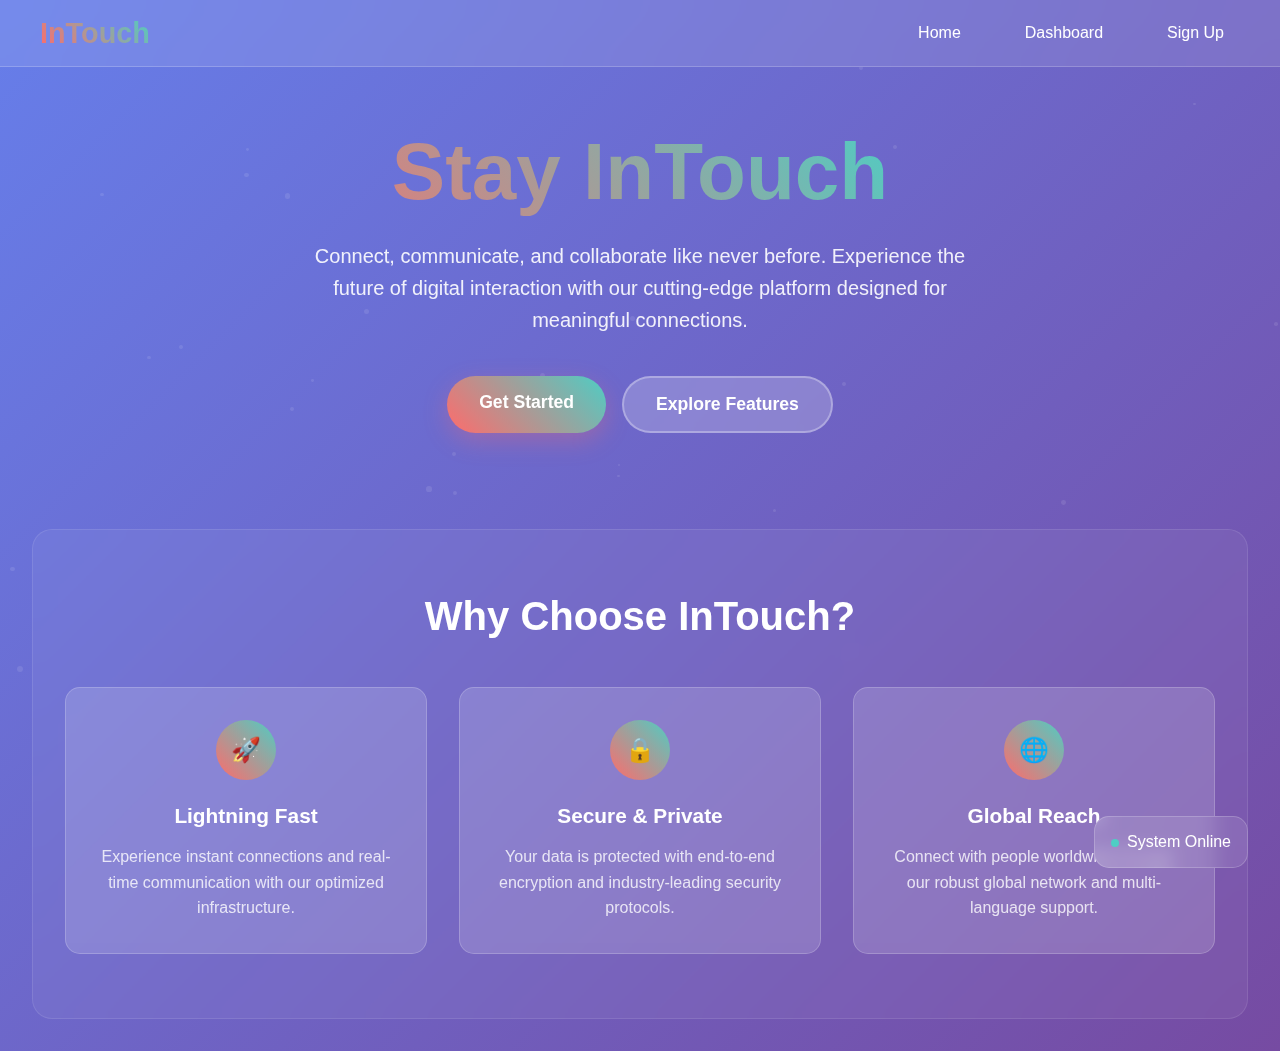
<file: frontend/index.html>
<!DOCTYPE html>
<html lang="en">
<head>
    <meta charset="UTF-8">
    <title>InTouch - Stay Connected</title>
    <meta name="viewport" content="width=device-width, initial-scale=1.0">
    <style>
        * {
            margin: 0;
            padding: 0;
            box-sizing: border-box;
        }

        body {
            font-family: 'SF Pro Display', -apple-system, BlinkMacSystemFont, 'Segoe UI', Roboto, sans-serif;
            background: linear-gradient(135deg, #667eea 0%, #764ba2 100%);
            min-height: 100vh;
            overflow-x: hidden;
        }

        .particles {
            position: fixed;
            top: 0;
            left: 0;
            width: 100%;
            height: 100%;
            pointer-events: none;
            z-index: 0;
        }

        .particle {
            position: absolute;
            background: rgba(255, 255, 255, 0.1);
            border-radius: 50%;
            animation: float 6s ease-in-out infinite;
        }

        @keyframes float {
            0%, 100% { transform: translateY(0px) rotate(0deg); }
            50% { transform: translateY(-20px) rotate(180deg); }
        }

        nav {
            position: fixed;
            top: 0;
            width: 100%;
            background: rgba(255, 255, 255, 0.1);
            backdrop-filter: blur(20px);
            border-bottom: 1px solid rgba(255, 255, 255, 0.2);
            padding: 1rem 2rem;
            z-index: 1000;
            transition: all 0.3s ease;
        }

        nav.scrolled {
            background: rgba(255, 255, 255, 0.95);
            backdrop-filter: blur(20px);
        }

        .nav-container {
            display: flex;
            justify-content: space-between;
            align-items: center;
            max-width: 1200px;
            margin: 0 auto;
        }

        .logo {
            font-size: 1.8rem;
            font-weight: 800;
            color: white;
            text-decoration: none;
            background: linear-gradient(45deg, #ff6b6b, #4ecdc4);
            -webkit-background-clip: text;
            -webkit-text-fill-color: transparent;
            background-clip: text;
        }

        .nav-links {
            display: flex;
            gap: 2rem;
        }

        .nav-links a {
            color: white;
            text-decoration: none;
            font-weight: 500;
            padding: 0.5rem 1rem;
            border-radius: 25px;
            transition: all 0.3s ease;
            position: relative;
            overflow: hidden;
        }

        .nav-links a::before {
            content: '';
            position: absolute;
            top: 0;
            left: -100%;
            width: 100%;
            height: 100%;
            background: linear-gradient(90deg, transparent, rgba(255, 255, 255, 0.2), transparent);
            transition: left 0.5s;
        }

        .nav-links a:hover::before {
            left: 100%;
        }

        .nav-links a:hover {
            background: rgba(255, 255, 255, 0.2);
            transform: translateY(-2px);
        }

        .container {
            position: relative;
            z-index: 1;
            min-height: 100vh;
            display: flex;
            flex-direction: column;
        }

        .hero {
            flex: 1;
            display: flex;
            align-items: center;
            justify-content: center;
            text-align: center;
            padding: 8rem 2rem 4rem;
        }

        .hero-content {
            max-width: 700px;
            animation: fadeInUp 1s ease-out;
        }

        @keyframes fadeInUp {
            from {
                opacity: 0;
                transform: translateY(50px);
            }
            to {
                opacity: 1;
                transform: translateY(0);
            }
        }

        .hero h1 {
            font-size: clamp(3rem, 8vw, 5rem);
            font-weight: 800;
            color: white;
            margin-bottom: 1.5rem;
            line-height: 1.1;
            background: linear-gradient(45deg, #ff6b6b, #4ecdc4, #45b7d1);
            -webkit-background-clip: text;
            -webkit-text-fill-color: transparent;
            background-clip: text;
            background-size: 200% 200%;
            animation: gradientShift 3s ease infinite;
        }

        @keyframes gradientShift {
            0% { background-position: 0% 50%; }
            50% { background-position: 100% 50%; }
            100% { background-position: 0% 50%; }
        }

        .hero p {
            font-size: 1.25rem;
            color: rgba(255, 255, 255, 0.9);
            margin-bottom: 2.5rem;
            line-height: 1.6;
        }

        .cta-buttons {
            display: flex;
            gap: 1rem;
            justify-content: center;
            flex-wrap: wrap;
        }

        .btn {
            padding: 1rem 2rem;
            border: none;
            border-radius: 50px;
            font-size: 1.1rem;
            font-weight: 600;
            text-decoration: none;
            cursor: pointer;
            transition: all 0.3s ease;
            position: relative;
            overflow: hidden;
            display: inline-block;
        }

        .btn-primary {
            background: linear-gradient(45deg, #ff6b6b, #4ecdc4);
            color: white;
            box-shadow: 0 8px 25px rgba(255, 107, 107, 0.3);
        }

        .btn-secondary {
            background: rgba(255, 255, 255, 0.2);
            color: white;
            border: 2px solid rgba(255, 255, 255, 0.3);
            backdrop-filter: blur(10px);
        }

        .btn:hover {
            transform: translateY(-3px);
            box-shadow: 0 15px 35px rgba(0, 0, 0, 0.2);
        }

        .btn-primary:hover {
            box-shadow: 0 15px 35px rgba(255, 107, 107, 0.4);
        }

        /* Features Section */
        .features {
            padding: 4rem 2rem;
            background: rgba(255, 255, 255, 0.05);
            backdrop-filter: blur(10px);
            margin: 2rem;
            border-radius: 20px;
            border: 1px solid rgba(255, 255, 255, 0.1);
        }

        .features-container {
            max-width: 1200px;
            margin: 0 auto;
        }

        .features h2 {
            text-align: center;
            font-size: 2.5rem;
            color: white;
            margin-bottom: 3rem;
            font-weight: 700;
        }

        .features-grid {
            display: grid;
            grid-template-columns: repeat(auto-fit, minmax(300px, 1fr));
            gap: 2rem;
        }

        .feature-card {
            background: rgba(255, 255, 255, 0.1);
            backdrop-filter: blur(10px);
            padding: 2rem;
            border-radius: 15px;
            border: 1px solid rgba(255, 255, 255, 0.2);
            transition: all 0.3s ease;
            text-align: center;
        }

        .feature-card:hover {
            transform: translateY(-10px);
            background: rgba(255, 255, 255, 0.15);
            box-shadow: 0 20px 40px rgba(0, 0, 0, 0.1);
        }

        .feature-icon {
            width: 60px;
            height: 60px;
            background: linear-gradient(45deg, #ff6b6b, #4ecdc4);
            border-radius: 50%;
            display: flex;
            align-items: center;
            justify-content: center;
            margin: 0 auto 1.5rem;
            font-size: 1.5rem;
            color: white;
        }

        .feature-card h3 {
            color: white;
            font-size: 1.3rem;
            margin-bottom: 1rem;
            font-weight: 600;
        }

        .feature-card p {
            color: rgba(255, 255, 255, 0.8);
            line-height: 1.6;
        }

        /* Status Indicator */
        .status {
            position: fixed;
            bottom: 2rem;
            right: 2rem;
            background: rgba(255, 255, 255, 0.1);
            backdrop-filter: blur(10px);
            padding: 1rem;
            border-radius: 15px;
            border: 1px solid rgba(255, 255, 255, 0.2);
            color: white;
            font-weight: 500;
            z-index: 1000;
        }

        .status-dot {
            display: inline-block;
            width: 8px;
            height: 8px;
            background: #4ecdc4;
            border-radius: 50%;
            margin-right: 8px;
            animation: pulse 2s infinite;
        }

        @keyframes pulse {
            0% { transform: scale(1); opacity: 1; }
            50% { transform: scale(1.2); opacity: 0.7; }
            100% { transform: scale(1); opacity: 1; }
        }

        /* Mobile Responsiveness */
        @media (max-width: 768px) {
            .nav-links {
                display: none;
            }
            
            .hero {
                padding: 6rem 1rem 2rem;
            }
            
            .cta-buttons {
                flex-direction: column;
                align-items: center;
            }
            
            .btn {
                width: 100%;
                max-width: 300px;
            }
            
            .features {
                margin: 1rem;
                padding: 2rem 1rem;
            }
            
            .status {
                bottom: 1rem;
                right: 1rem;
                font-size: 0.9rem;
            }
        }
    </style>
</head>
<body>
    <div class="particles" id="particles"></div>
    
    <nav id="navbar">
        <div class="nav-container">
            <a href="./index.html" class="logo">InTouch</a>
            <div class="nav-links">
                <a href="./index.html">Home</a>
                <a href="./dashboard.html">Dashboard</a>
                <a href="./sign-up.html">Sign Up</a>
            </div>
        </div>
    </nav>

    <div class="container">
        <section class="hero">
            <div class="hero-content">
                <h1>Stay InTouch</h1>
                <p>Connect, communicate, and collaborate like never before. Experience the future of digital interaction with our cutting-edge platform designed for meaningful connections.</p>
                <div class="cta-buttons">
                    <a href="./sign-up.html" class="btn btn-primary">Get Started</a>
                    <a href="./dashboard.html" class="btn btn-secondary">Explore Features</a>
                </div>
            </div>
        </section>

        <section class="features">
            <div class="features-container">
                <h2>Why Choose InTouch?</h2>
                <div class="features-grid">
                    <div class="feature-card">
                        <div class="feature-icon">🚀</div>
                        <h3>Lightning Fast</h3>
                        <p>Experience instant connections and real-time communication with our optimized infrastructure.</p>
                    </div>
                    <div class="feature-card">
                        <div class="feature-icon">🔒</div>
                        <h3>Secure & Private</h3>
                        <p>Your data is protected with end-to-end encryption and industry-leading security protocols.</p>
                    </div>
                    <div class="feature-card">
                        <div class="feature-icon">🌐</div>
                        <h3>Global Reach</h3>
                        <p>Connect with people worldwide through our robust global network and multi-language support.</p>
                    </div>
                </div>
            </div>
        </section>
    </div>

    <div class="status">
        <span class="status-dot"></span>System Online
    </div>

    <script>
        function createParticles() {
            const particlesContainer = document.getElementById('particles');
            const particleCount = 50;

            for (let i = 0; i < particleCount; i++) {
                const particle = document.createElement('div');
                particle.className = 'particle';
                
                const size = Math.random() * 4 + 2;
                const x = Math.random() * window.innerWidth;
                const y = Math.random() * window.innerHeight;
                const delay = Math.random() * 6;
                
                particle.style.width = `${size}px`;
                particle.style.height = `${size}px`;
                particle.style.left = `${x}px`;
                particle.style.top = `${y}px`;
                particle.style.animationDelay = `${delay}s`;
                
                particlesContainer.appendChild(particle);
            }
        }

        function handleNavbarScroll() {
            const navbar = document.getElementById('navbar');
            if (window.scrollY > 50) {
                navbar.classList.add('scrolled');
            } else {
                navbar.classList.remove('scrolled');
            }
        }

        function setupSmoothScrolling() {
            document.querySelectorAll('a[href^="#"]').forEach(anchor => {
                anchor.addEventListener('click', function (e) {
                    e.preventDefault();
                    const target = document.querySelector(this.getAttribute('href'));
                    if (target) {
                        target.scrollIntoView({
                            behavior: 'smooth',
                            block: 'start'
                        });
                    }
                });
            });
        }

        function setupButtonEffects() {
            document.querySelectorAll('.btn').forEach(btn => {
                btn.addEventListener('mousemove', (e) => {
                    const rect = btn.getBoundingClientRect();
                    const x = e.clientX - rect.left;
                    const y = e.clientY - rect.top;
                    
                    btn.style.setProperty('--mouse-x', x + 'px');
                    btn.style.setProperty('--mouse-y', y + 'px');
                });
            });
        }

        document.addEventListener('DOMContentLoaded', () => {
            createParticles();
            setupSmoothScrolling();
            setupButtonEffects();
        });

        window.addEventListener('scroll', handleNavbarScroll);
        window.addEventListener('resize', () => {
            document.getElementById('particles').innerHTML = '';
            createParticles();
        });

        document.querySelectorAll('.feature-card').forEach(card => {
            card.addEventListener('mouseenter', () => {
                card.style.transform = 'translateY(-10px) scale(1.02)';
            });
            
            card.addEventListener('mouseleave', () => {
                card.style.transform = 'translateY(0) scale(1)';
            });
        });
    </script>
</body>
</html>
</file>
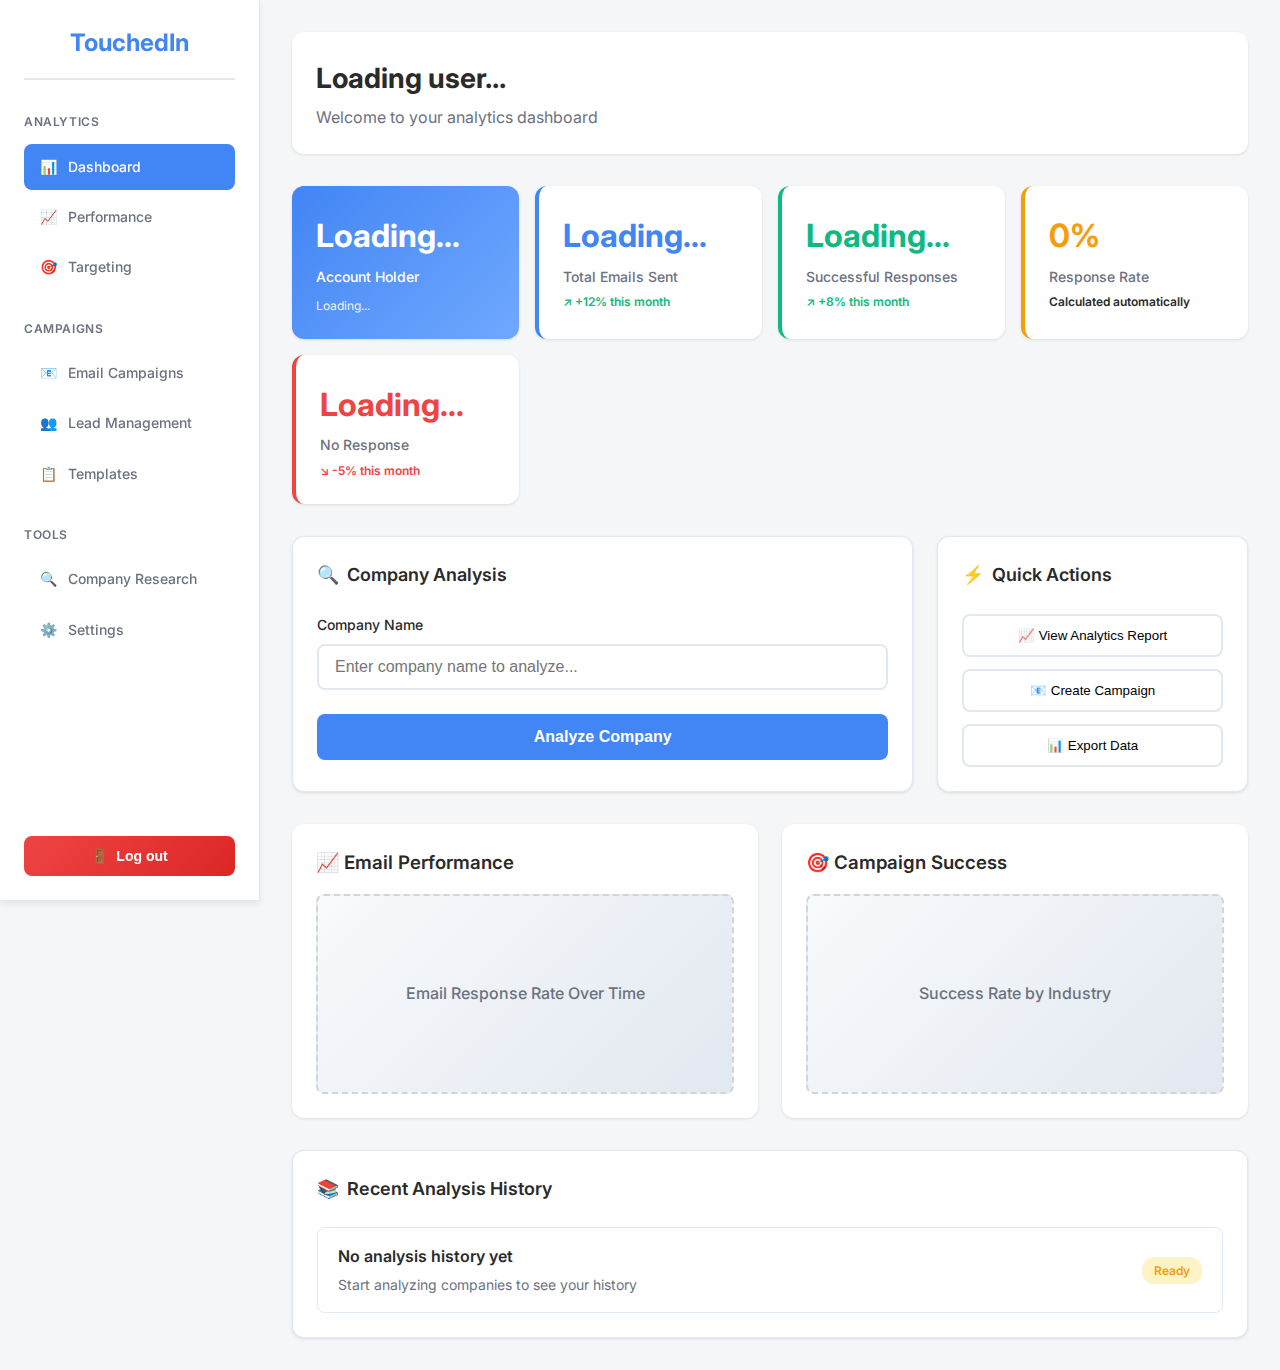
<file: templates/analytics.html>
<!DOCTYPE html>
<html lang="en">

<head>
  <meta charset="UTF-8" />
  <title>TouchedIn | Analytics Dashboard</title>
  <meta name="viewport" content="width=device-width, initial-scale=1.0" />
  <link href="https://fonts.googleapis.com/css2?family=Inter:wght@300;400;500;600;700&display=swap" rel="stylesheet" />
  <style>
    :root {
      --primary: #4285f4;
      --primary-light: #6fa8ff;
      --primary-dark: #3367d6;
      --gray-light: #f4f6f8;
      --gray-medium: #e2e8f0;
      --gray-dark: #2a2a2a;
      --white: #ffffff;
      --success: #10b981;
      --warning: #f59e0b;
      --danger: #ef4444;
      --info: #06b6d4;
      --shadow-sm: 0 1px 3px rgba(0, 0, 0, 0.1);
      --shadow: 0 4px 6px rgba(0, 0, 0, 0.07);
      --shadow-lg: 0 10px 25px rgba(0, 0, 0, 0.15);
      --border-radius: 12px;
      --transition: all 0.2s ease-in-out;
    }

    * {
      margin: 0;
      padding: 0;
      box-sizing: border-box;
    }

    body {
      font-family: 'Inter', sans-serif;
      background-color: var(--gray-light);
      color: var(--gray-dark);
      line-height: 1.6;
    }

    .container {
      display: flex;
      min-height: 100vh;
    }

    .sidebar {
      width: 260px;
      background: var(--white);
      border-right: 1px solid var(--gray-medium);
      padding: 1.5rem;
      position: fixed;
      left: 0;
      top: 0;
      bottom: 0;
      z-index: 10;
      display: flex;
      flex-direction: column;
      box-shadow: var(--shadow);
    }

    .logo {
      font-size: 1.5rem;
      font-weight: 700;
      color: var(--primary);
      margin-bottom: 2rem;
      text-align: center;
      padding-bottom: 1rem;
      border-bottom: 2px solid var(--gray-medium);
    }

    .nav-section {
      margin-bottom: 1.5rem;
    }

    .nav-section-title {
      font-size: 0.75rem;
      font-weight: 600;
      color: #6b7280;
      text-transform: uppercase;
      letter-spacing: 0.05em;
      margin-bottom: 0.75rem;
    }

    .nav-item {
      display: flex;
      align-items: center;
      padding: 0.75rem 1rem;
      margin-bottom: 0.25rem;
      border-radius: 8px;
      color: #6b7280;
      text-decoration: none;
      font-weight: 500;
      font-size: 0.875rem;
      transition: var(--transition);
    }

    .nav-item:hover {
      background-color: #f8fafc;
      color: var(--gray-dark);
    }

    .nav-item.active {
      background-color: var(--primary);
      color: white;
    }

    .nav-item .icon {
      margin-right: 0.75rem;
      width: 16px;
      text-align: center;
    }

    .logout-btn {
      background: linear-gradient(135deg, var(--danger), #dc2626);
      color: white;
      border: none;
      padding: 0.75rem 1rem;
      border-radius: 8px;
      cursor: pointer;
      font-weight: 600;
      font-size: 0.875rem;
      margin-top: auto;
      transition: var(--transition);
      display: flex;
      align-items: center;
      justify-content: center;
      gap: 0.5rem;
    }

    .logout-btn:hover {
      transform: translateY(-1px);
      box-shadow: var(--shadow);
    }

    .main {
      margin-left: 260px;
      padding: 2rem;
      flex: 1;
      background-color: var(--gray-light);
    }

    .header {
      margin-bottom: 2rem;
      background: var(--white);
      padding: 1.5rem;
      border-radius: var(--border-radius);
      box-shadow: var(--shadow-sm);
    }

    .greeting {
      font-size: 1.75rem;
      font-weight: 700;
      margin-bottom: 0.25rem;
      color: var(--gray-dark);
    }

    .subtitle {
      color: #6b7280;
      font-size: 1rem;
    }

    .dashboard-grid {
      display: grid;
      grid-template-columns: 2fr 1fr;
      gap: 1.5rem;
      margin-bottom: 2rem;
    }

    .card {
      background: var(--white);
      border-radius: var(--border-radius);
      padding: 1.5rem;
      box-shadow: var(--shadow-sm);
      border: 1px solid var(--gray-medium);
      transition: var(--transition);
    }

    .card:hover {
      box-shadow: var(--shadow);
    }

    .card-title {
      font-size: 1.125rem;
      font-weight: 600;
      margin-bottom: 1.5rem;
      color: var(--gray-dark);
      display: flex;
      align-items: center;
      gap: 0.5rem;
    }

    .form-group {
      margin-bottom: 1rem;
    }

    .form-label {
      display: block;
      margin-bottom: 0.5rem;
      font-weight: 500;
      color: var(--gray-dark);
      font-size: 0.875rem;
    }

    .form-input {
      width: 100%;
      padding: 0.75rem 1rem;
      background: var(--white);
      border: 2px solid var(--gray-medium);
      border-radius: 8px;
      color: var(--gray-dark);
      font-size: 1rem;
      transition: var(--transition);
    }

    .form-input:focus {
      outline: none;
      border-color: var(--primary);
      box-shadow: 0 0 0 3px rgba(66, 133, 244, 0.1);
    }

    .analyze-btn {
      width: 100%;
      background: var(--primary);
      color: white;
      border: none;
      padding: 0.875rem 1.5rem;
      border-radius: 8px;
      cursor: pointer;
      font-size: 1rem;
      font-weight: 600;
      transition: var(--transition);
      margin-top: 0.5rem;
    }

    .analyze-btn:hover {
      background: var(--primary-dark);
      transform: translateY(-1px);
      box-shadow: var(--shadow);
    }

    .stats-overview {
      grid-column: 1 / -1;
      display: grid;
      grid-template-columns: repeat(auto-fit, minmax(200px, 1fr));
      gap: 1rem;
      margin-bottom: 2rem;
    }

    .stat-card {
      background: var(--white);
      padding: 1.5rem;
      border-radius: var(--border-radius);
      box-shadow: var(--shadow-sm);
      border-left: 4px solid;
      transition: var(--transition);
    }

    .stat-card:hover {
      transform: translateY(-2px);
      box-shadow: var(--shadow);
    }

    .stat-card.primary { border-left-color: var(--primary); }
    .stat-card.success { border-left-color: var(--success); }
    .stat-card.warning { border-left-color: var(--warning); }
    .stat-card.danger { border-left-color: var(--danger); }

    .stat-value {
      font-size: 2rem;
      font-weight: 700;
      margin-bottom: 0.25rem;
    }

    .stat-value.primary { color: var(--primary); }
    .stat-value.success { color: var(--success); }
    .stat-value.warning { color: var(--warning); }
    .stat-value.danger { color: var(--danger); }

    .stat-label {
      color: #6b7280;
      font-size: 0.875rem;
      font-weight: 500;
    }

    .stat-change {
      font-size: 0.75rem;
      font-weight: 600;
      margin-top: 0.25rem;
    }

    .stat-change.positive {
      color: var(--success);
    }

    .stat-change.negative {
      color: var(--danger);
    }

    .user-info {
      background: linear-gradient(135deg, var(--primary), var(--primary-light));
      color: white;
      border: none;
    }

    .user-info .stat-value,
    .user-info .stat-label,
    .user-info .user-email {
      color: white;
    }

    .user-email {
      font-size: 0.75rem;
      opacity: 0.9;
      margin-top: 0.5rem;
    }

    .analytics-section {
      display: grid;
      grid-template-columns: 1fr 1fr;
      gap: 1.5rem;
      margin-bottom: 2rem;
    }

    .chart-card {
      background: var(--white);
      border-radius: var(--border-radius);
      padding: 1.5rem;
      box-shadow: var(--shadow-sm);
    }

    .chart-placeholder {
      height: 200px;
      background: linear-gradient(135deg, #f8fafc, #e2e8f0);
      border-radius: 8px;
      display: flex;
      align-items: center;
      justify-content: center;
      color: #6b7280;
      font-weight: 500;
      border: 2px dashed #d1d5db;
    }

    .history-section {
      grid-column: 1 / -1;
    }

    .history-list {
      list-style: none;
      display: grid;
      gap: 0.75rem;
    }

    .history-item {
      background: var(--white);
      padding: 1rem 1.25rem;
      border-radius: 8px;
      border: 1px solid var(--gray-medium);
      transition: var(--transition);
      display: flex;
      justify-content: space-between;
      align-items: center;
    }

    .history-item:hover {
      box-shadow: var(--shadow-sm);
      border-color: var(--primary);
    }

    .history-content {
      flex: 1;
    }

    .history-title {
      font-weight: 600;
      margin-bottom: 0.25rem;
      color: var(--gray-dark);
    }

    .history-meta {
      color: #6b7280;
      font-size: 0.875rem;
    }

    .history-status {
      padding: 0.25rem 0.75rem;
      border-radius: 12px;
      font-size: 0.75rem;
      font-weight: 600;
    }

    .history-status.success {
      background: #dcfce7;
      color: var(--success);
    }

    .history-status.pending {
      background: #fef3c7;
      color: var(--warning);
    }

    .history-status.failed {
      background: #fee2e2;
      color: var(--danger);
    }

    .loader {
      position: fixed;
      top: 0;
      left: 0;
      width: 100%;
      height: 100%;
      background: rgba(255, 255, 255, 0.95);
      backdrop-filter: blur(5px);
      display: none;
      justify-content: center;
      align-items: center;
      z-index: 1000;
    }

    .loader-content {
      text-align: center;
      background: var(--white);
      padding: 2rem;
      border-radius: var(--border-radius);
      box-shadow: var(--shadow-lg);
    }

    .spinner {
      width: 50px;
      height: 50px;
      border: 4px solid var(--gray-medium);
      border-top: 4px solid var(--primary);
      border-radius: 50%;
      animation: spin 1s linear infinite;
      margin: 0 auto 1rem;
    }

    @keyframes spin {
      0% { transform: rotate(0deg); }
      100% { transform: rotate(360deg); }
    }

    .loader-text {
      font-size: 1.125rem;
      font-weight: 600;
      margin-bottom: 0.5rem;
      color: var(--gray-dark);
    }

    .loader-subtext {
      color: #6b7280;
      font-size: 0.875rem;
    }

    /* Responsive */
    @media (max-width: 1024px) {
      .dashboard-grid {
        grid-template-columns: 1fr;
      }
      
      .analytics-section {
        grid-template-columns: 1fr;
      }
    }

    @media (max-width: 768px) {
      .sidebar {
        transform: translateX(-100%);
      }
      
      .main {
        margin-left: 0;
      }
      
      .stats-overview {
        grid-template-columns: 1fr;
      }
    }
  </style>
</head>

<body>
  <div class="container">
    <aside class="sidebar">
      <div class="logo">TouchedIn</div>
      
      <div class="nav-section">
        <div class="nav-section-title">Analytics</div>
        <a href="#" class="nav-item active">
          <span class="icon">📊</span>
          Dashboard
        </a>
        <a href="#" class="nav-item">
          <span class="icon">📈</span>
          Performance
        </a>
        <a href="#" class="nav-item">
          <span class="icon">🎯</span>
          Targeting
        </a>
      </div>

      <div class="nav-section">
        <div class="nav-section-title">Campaigns</div>
        <a href="#" class="nav-item">
          <span class="icon">📧</span>
          Email Campaigns
        </a>
        <a href="#" class="nav-item">
          <span class="icon">👥</span>
          Lead Management
        </a>
        <a href="#" class="nav-item">
          <span class="icon">📋</span>
          Templates
        </a>
      </div>

      <div class="nav-section">
        <div class="nav-section-title">Tools</div>
        <a href="#" class="nav-item">
          <span class="icon">🔍</span>
          Company Research
        </a>
        <a href="#" class="nav-item">
          <span class="icon">⚙️</span>
          Settings
        </a>
      </div>
      
      <button id="logout-btn" class="logout-btn">
        <span>🚪</span>
        Log out
      </button>
    </aside>

    <main class="main">
      <header class="header">
        <h1 id="greeting" class="greeting">Loading user...</h1>
        <p class="subtitle">Welcome to your analytics dashboard</p>
      </header>

      <div class="stats-overview">
        <div class="stat-card user-info">
          <div id="user-name" class="stat-value">Loading...</div>
          <div class="stat-label">Account Holder</div>
          <div id="user-email" class="user-email">Loading...</div>
        </div>
        
        <div class="stat-card primary">
          <div id="cold-sent" class="stat-value primary">Loading...</div>
          <div class="stat-label">Total Emails Sent</div>
          <div class="stat-change positive">↗ +12% this month</div>
        </div>
        
        <div class="stat-card success">
          <div id="cold-success" class="stat-value success">Loading...</div>
          <div class="stat-label">Successful Responses</div>
          <div class="stat-change positive">↗ +8% this month</div>
        </div>
        
        <div class="stat-card warning">
          <div id="response-rate" class="stat-value warning">0%</div>
          <div class="stat-label">Response Rate</div>
          <div class="stat-change">Calculated automatically</div>
        </div>
        
        <div class="stat-card danger">
          <div id="cold-failed" class="stat-value danger">Loading...</div>
          <div class="stat-label">No Response</div>
          <div class="stat-change negative">↘ -5% this month</div>
        </div>
      </div>

      <div class="dashboard-grid">
        <div class="card">
          <h2 class="card-title">
            <span>🔍</span>
            Company Analysis
          </h2>
          <form id="dashboard-form">
            <div class="form-group">
              <label class="form-label">Company Name</label>
              <input type="text" id="dashboard-input" class="form-input" placeholder="Enter company name to analyze..." />
            </div>
            <button type="submit" class="analyze-btn">
              Analyze Company
            </button>
          </form>
        </div>

        <div class="card">
          <h2 class="card-title">
            <span>⚡</span>
            Quick Actions
          </h2>
          <div style="display: grid; gap: 0.75rem;">
            <button style="padding: 0.75rem; border: 2px solid var(--gray-medium); background: white; border-radius: 8px; cursor: pointer; font-weight: 500; transition: var(--transition);" 
                    onmouseover="this.style.borderColor='var(--primary)'; this.style.backgroundColor='#f8fafc'"
                    onmouseout="this.style.borderColor='var(--gray-medium)'; this.style.backgroundColor='white'">
              📈 View Analytics Report
            </button>
            <button style="padding: 0.75rem; border: 2px solid var(--gray-medium); background: white; border-radius: 8px; cursor: pointer; font-weight: 500; transition: var(--transition);"
                    onmouseover="this.style.borderColor='var(--primary)'; this.style.backgroundColor='#f8fafc'"
                    onmouseout="this.style.borderColor='var(--gray-medium)'; this.style.backgroundColor='white'">
              📧 Create Campaign
            </button>
            <button style="padding: 0.75rem; border: 2px solid var(--gray-medium); background: white; border-radius: 8px; cursor: pointer; font-weight: 500; transition: var(--transition);"
                    onmouseover="this.style.borderColor='var(--primary)'; this.style.backgroundColor='#f8fafc'"
                    onmouseout="this.style.borderColor='var(--gray-medium)'; this.style.backgroundColor='white'">
              📊 Export Data
            </button>
          </div>
        </div>
      </div>

      <div class="analytics-section">
        <div class="chart-card">
          <h3 style="margin-bottom: 1rem; color: var(--gray-dark); font-weight: 600;">📈 Email Performance</h3>
          <div class="chart-placeholder">
            Email Response Rate Over Time
          </div>
        </div>
        
        <div class="chart-card">
          <h3 style="margin-bottom: 1rem; color: var(--gray-dark); font-weight: 600;">🎯 Campaign Success</h3>
          <div class="chart-placeholder">
            Success Rate by Industry
          </div>
        </div>
      </div>

      <div class="card history-section">
        <h2 class="card-title">
          <span>📚</span>
          Recent Analysis History
        </h2>
        <ul id="history-list" class="history-list">
          <li class="history-item">
            <div class="history-content">
              <div class="history-title">No analysis history yet</div>
              <div class="history-meta">Start analyzing companies to see your history</div>
            </div>
            <span class="history-status pending">Ready</span>
          </li>
        </ul>
      </div>
    </main>

    <div id="loader" class="loader">
      <div class="loader-content">
        <div class="spinner"></div>
        <div class="loader-text">Analyzing Company...</div>
        <div class="loader-subtext">Gathering insights and generating analysis</div>
      </div>
    </div>
  </div>

  <!-- <script type="module">
    import { initializeApp } from "https://www.gstatic.com/firebasejs/11.9.1/firebase-app.js";
    import { getAuth, onAuthStateChanged, signOut } from "https://www.gstatic.com/firebasejs/11.9.1/firebase-auth.js";

    const firebaseConfig = {
      apiKey: "AIzaSyCtwLNNi28MnBT_GO5NDcD4-_hFuMDidcQ",
      authDomain: "authpoo.firebaseapp.com",
      projectId: "authpoo",
      storageBucket: "authpoo.firebasestorage.app",
      messagingSenderId: "1034827872639",
      appId: "1:1034827872639:web:7831081124bcd90513424a",
      measurementId: "G-BEZ3KX3000"
    };

    const app = initializeApp(firebaseConfig);
    const auth = getAuth(app);

    // Handle auth state and load user data
    onAuthStateChanged(auth, async (user) => {
      if (!user) {
        window.location.href = "/";
        return;
      }

      // Update greeting
      const greeting = document.getElementById("greeting");
      if (greeting) {
        greeting.textContent = `Hello, ${user.displayName || user.email.split('@')[0]}!`;
      }

      // Fetch user history from backend
      try {
        const response = await fetch("http://127.0.0.1:5000/api/history", {
          method: "POST",
          headers: { "Content-Type": "application/json" },
          body: JSON.stringify({
            email: user.email,
            name: user.displayName || ""
          })
        });

        if (response.ok) {
          const data = await response.json();
          console.log("User data received:", data);
          
          // Update user info display
          document.getElementById("user-email").textContent = data.email || "N/A";
          document.getElementById("user-name").textContent = data.name || "Anonymous User";
          
          const sentCount = data.cold_emails_sent || 0;
          const successCount = data.cold_emails_successful || 0;
          const failedCount = sentCount - successCount;
          const responseRate = sentCount > 0 ? Math.round((successCount / sentCount) * 100) : 0;
          
          document.getElementById("cold-sent").textContent = sentCount;
          document.getElementById("cold-success").textContent = successCount;
          document.getElementById("cold-failed").textContent = failedCount;
          document.getElementById("response-rate").textContent = responseRate + "%";
          
          // Load history if available
          if (data.emails && data.emails.length > 0) {
            loadHistory(data.emails);
          }
        } else {
          console.error("Failed to fetch user data:", response.statusText);
        }
      } catch (err) {
        console.error("Error fetching user info:", err);
      }
    });

    // Load history function
    function loadHistory(emails = []) {
      const historyList = document.getElementById("history-list");
      historyList.innerHTML = "";
      
      if (emails.length === 0) {
        historyList.innerHTML = `
          <li class="history-item">
            <div class="history-content">
              <div class="history-title">No analysis history yet</div>
              <div class="history-meta">Start analyzing companies to see your history</div>
            </div>
            <span class="history-status pending">Ready</span>
          </li>
        `;
        return;
      }
      
      emails.forEach((email, index) => {
        const li = document.createElement("li");
        li.className = "history-item";
        
        const status = email.status || (Math.random() > 0.5 ? 'success' : 'pending');
        const statusText = status === 'success' ? 'Responded' : status === 'failed' ? 'No Response' : 'Pending';
        
        li.innerHTML = `
          <div class="history-content">
            <div class="history-title">${email.name || `Company Analysis #${index + 1}`}</div>
            <div class="history-meta">${email.email || 'No contact email'} • ${email.date_sent || 'No date'}</div>
          </div>
          <span class="history-status ${status}">${statusText}</span>
        `;
        historyList.appendChild(li);
      });
    }

    // DOM loaded event handlers
    window.addEventListener("DOMContentLoaded", () => {
      // Logout button
      const logoutBtn = document.getElementById("logout-btn");
      logoutBtn.addEventListener("click", async () => {
        try {
          await signOut(auth);
          window.location.href = "/frontend/index.html";
        } catch (error) {
          console.error("Logout failed:", error);
        }
      });

      // Form submission
    //   const form = document.getElementById("dashboard-form");
    //   form.addEventListener("submit", (e) => {
    //     e.preventDefault();
    //     const companyName = document.getElementById("dashboard-input").value;
    //     if (!companyName.trim()) {
    //       alert("Please enter a company name");
    //       return;
    //     }
        
    //     document.getElementById("loader").style.display = "flex";
    //     setTimeout(() => {
    //       window.location.href = "./results.html";
    //     }, 3000);
    //   });
    }); 
  </script> -->
</body>
</html>
</file>
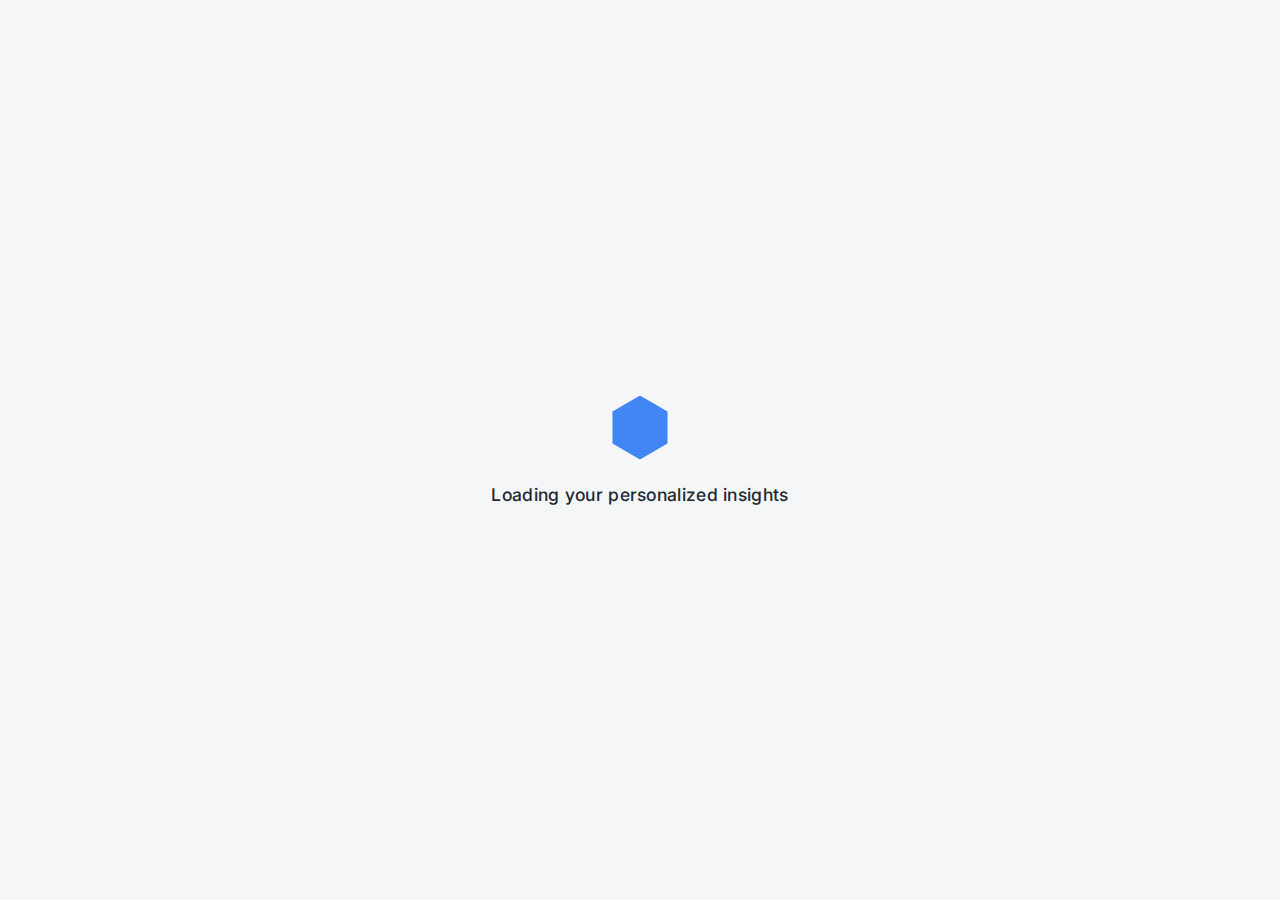
<file: templates/loading.html>
<!DOCTYPE html>
<html lang="en">
  <head>
    <meta charset="UTF-8" />
    <title>Loading | TouchedIn</title>
    <meta name="viewport" content="width=device-width, initial-scale=1.0" />
    <link href="https://fonts.googleapis.com/css2?family=Inter:wght@300;500;600&display=swap" rel="stylesheet" />
    <style>
      :root {
        --primary: #4285f4;
        --bg: #f4f6f8;
        --fg: #1f2933;
      }

      body {
        margin: 0;
        padding: 0;
        font-family: 'Inter', sans-serif;
        background-color: var(--bg);
        color: var(--fg);
        display: flex;
        align-items: center;
        justify-content: center;
        height: 100vh;
      }

      .loader-container {
        text-align: center;
        display: flex;
        flex-direction: column;
        align-items: center;
      }

      .hexagon {
        width: 64px;
        height: 64px;
        background-color: var(--primary);
        clip-path: polygon(
          50% 0%,
          93% 25%,
          93% 75%,
          50% 100%,
          7% 75%,
          7% 25%
        );
        animation: pulse 1.5s infinite ease-in-out;
      }

      @keyframes pulse {
        0% { transform: scale(1); opacity: 1; }
        50% { transform: scale(1.2); opacity: 0.7; }
        100% { transform: scale(1); opacity: 1; }
      }

      .loading-text {
        margin-top: 1.5rem;
        font-size: 1.1rem;
        font-weight: 500;
        letter-spacing: 0.3px;
        position: relative;
      }

      .loading-dots::after {
        content: '';
        display: inline-block;
        animation: dots 1.2s infinite steps(4);
        font-weight: bold;
      }

      @keyframes dots {
        0% { content: ''; }
        25% { content: '.'; }
        50% { content: '..'; }
        75% { content: '...'; }
        100% { content: ''; }
      }
    </style>
  </head>
  <body>
    <div class="loader-container">
      <div class="hexagon"></div>
      <div class="loading-text">Loading your personalized insights<span class="loading-dots"></span></div>
    </div>
  </body>
</html>
</file>
